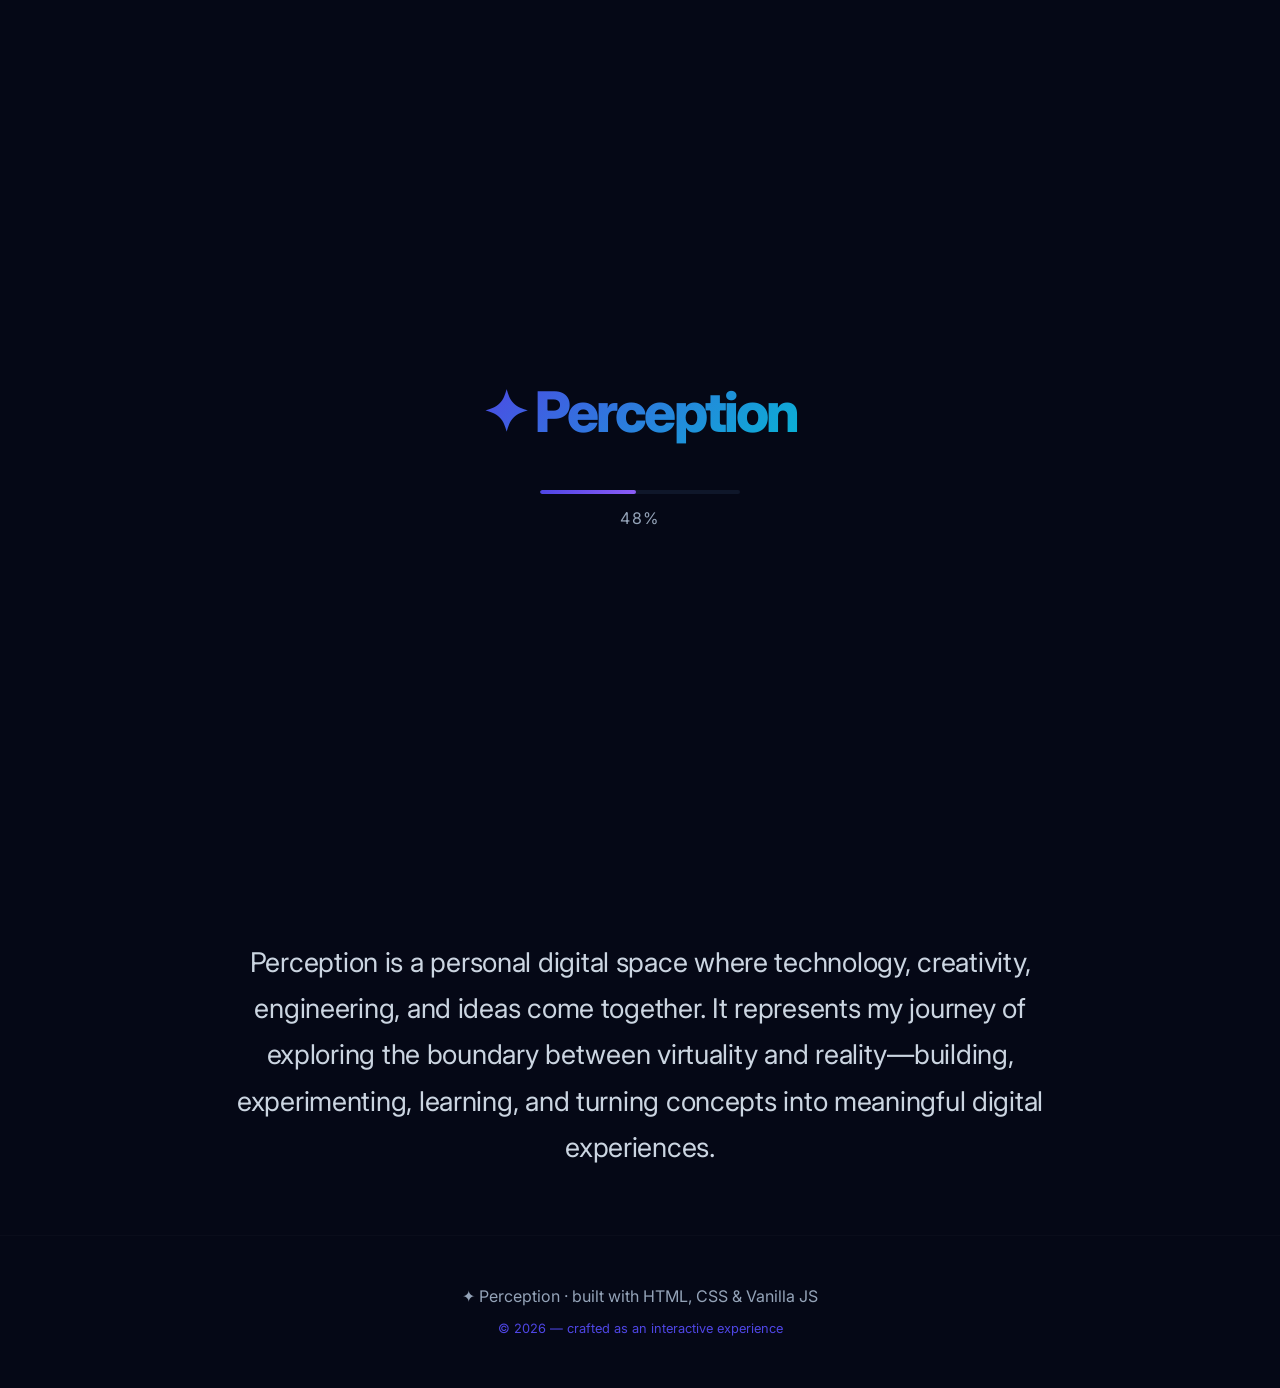
<file: index.html>
<!DOCTYPE html>
<html lang="en">
<head>
  <meta charset="UTF-8" />
  <meta name="viewport" content="width=device-width, initial-scale=1.0, viewport-fit=cover" />
  <title>Home · Perception</title>
  <meta name="description" content="Perception — a developer portfolio blending code, design, and AI." />
  <link rel="preconnect" href="https://fonts.googleapis.com" />
  <link rel="preconnect" href="https://fonts.gstatic.com" crossorigin />
  <link href="https://fonts.googleapis.com/css2?family=Inter:opsz,wght@14..32,300;14..32,400;14..32,600;14..32,700;14..32,800&display=swap" rel="stylesheet" />
  <link rel="stylesheet" href="assets/style.css" />
</head>
<body>
  <div id="loader" role="status" aria-label="Loading">
    <div class="loader-logo">✦ Perception</div>
    <div class="loader-progress"><div class="loader-bar" id="loaderBar"></div></div>
    <div class="loader-percent" id="loaderPercent">0%</div>
  </div>

  <nav id="navbar" role="navigation" aria-label="Main navigation">
    <a href="index.html" class="nav-logo">✦ Perception</a>
    <ul class="nav-links" id="navLinks">
      <li><a href="about.html">About</a></li>
      <li><a href="journey.html">Journey</a></li>
      <li><a href="skills.html">Skills</a></li>
      <li><a href="projects.html">Projects</a></li>
      <li><a href="innovation.html">Innovation</a></li>
      <li><a href="dreams.html">Future Dreams</a></li>
      <li><a href="stats.html">Stats</a></li>
      <li><a href="contact.html">Contact</a></li>
    </ul>
    <div class="hamburger" id="hamburger" aria-label="Toggle menu" role="button" tabindex="0">
      <span></span><span></span><span></span>
    </div>
  </nav>

  <section class="hero" id="hero">
    <div class="aurora"></div>
    <div class="aurora aurora-2"></div>
    <canvas id="particles-canvas"></canvas>
    <div class="hero-content">
      <h1>Perception <span class="gradient-text">·</span></h1>
      <div class="sub typing-cursor" id="typingText"></div>
      <div class="cta-group">
        <a href="projects.html" class="btn btn-primary">Explore work</a>
        <a href="contact.html" class="btn btn-outline">Let's talk</a>
      </div>
    </div>
    <!-- Scroll indicator removed as requested -->
  </section>

  <!-- Description section with larger text -->
  <section class="hero-description container">
    <div class="reveal description-content">
      <p class="description-text">
        Perception is a personal digital space where technology, creativity, engineering, and ideas come together. It represents my journey of exploring the boundary between virtuality and reality—building, experimenting, learning, and turning concepts into meaningful digital experiences.
      </p>
    </div>
  </section>

  <footer>
    <div>✦ Perception · built with HTML, CSS &amp; Vanilla JS</div>
    <div style="margin-top:0.6rem; font-size:0.8rem; color:#4F46E5;">© 2026 — crafted as an interactive experience</div>
  </footer>

  <div class="noise"></div>
  <script src="assets/script.js"></script>
</body>
</html>
</file>
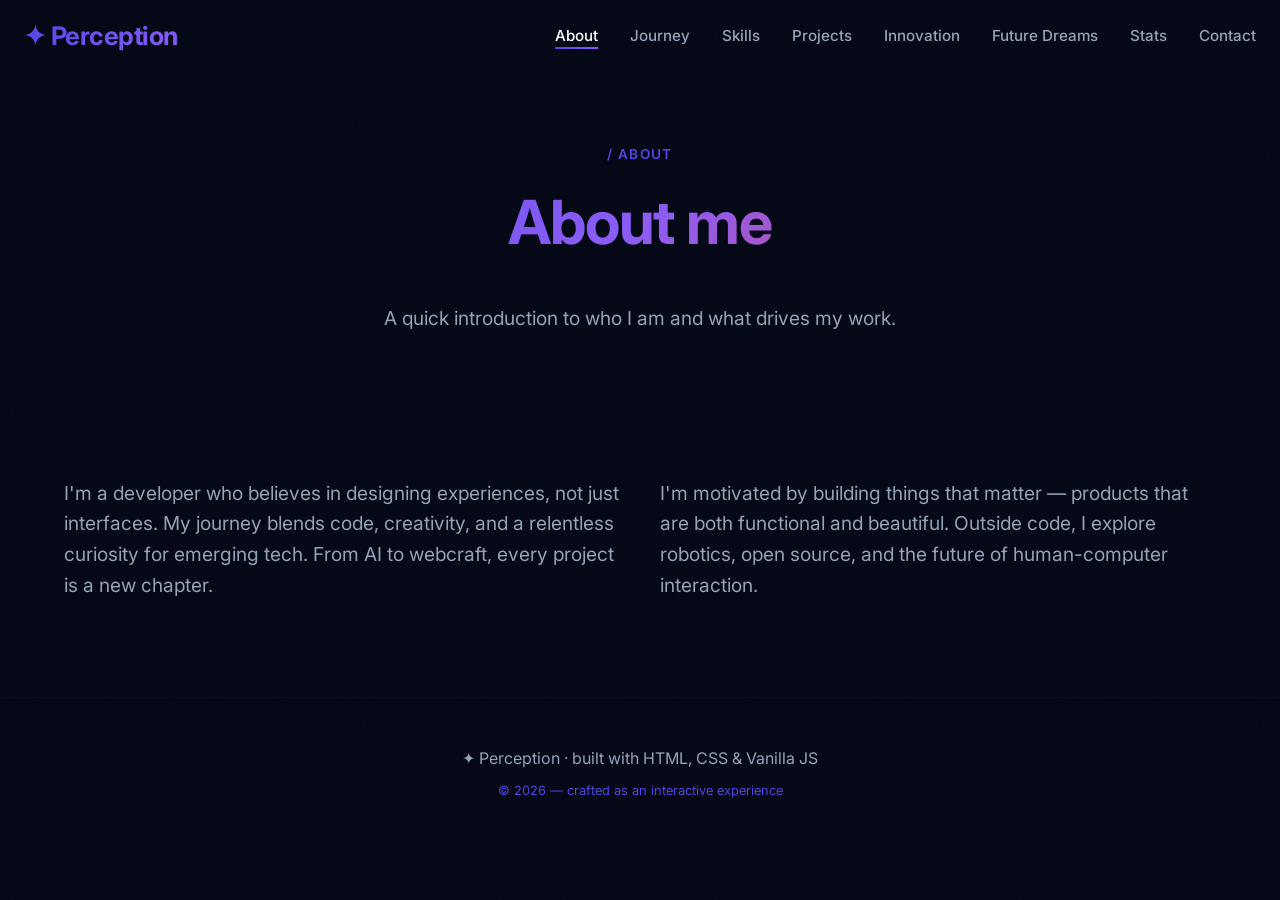
<file: about.html>
<!DOCTYPE html>
<html lang="en">
<head>
  <meta charset="UTF-8">
  <meta name="viewport" content="width=device-width, initial-scale=1.0, viewport-fit=cover">
  <title>About · Perception</title>
  <meta name="description" content="About the developer behind Perception.">
  <link rel="preconnect" href="https://fonts.googleapis.com">
  <link rel="preconnect" href="https://fonts.gstatic.com" crossorigin>
  <link href="https://fonts.googleapis.com/css2?family=Inter:opsz,wght@14..32,300;14..32,400;14..32,600;14..32,700;14..32,800&display=swap" rel="stylesheet">
  <link rel="stylesheet" href="assets/style.css">
</head>
<body>

  <nav id="navbar" role="navigation" aria-label="Main navigation">
    <a href="index.html" class="nav-logo">✦ Perception</a>
    <ul class="nav-links" id="navLinks">
      <li><a href="about.html" class="active">About</a></li>
      <li><a href="journey.html">Journey</a></li>
      <li><a href="skills.html">Skills</a></li>
      <li><a href="projects.html">Projects</a></li>
      <li><a href="innovation.html">Innovation</a></li>
      <li><a href="dreams.html">Future Dreams</a></li>
      <li><a href="stats.html">Stats</a></li>
      <li><a href="contact.html">Contact</a></li>
    </ul>
    <div class="hamburger" id="hamburger" aria-label="Toggle menu" role="button" tabindex="0">
      <span></span><span></span><span></span>
    </div>
  </nav>
  <section class="page-hero container">
    <div class="reveal">
      <div class="eyebrow">/ About</div>
      <h1 class="section-title gradient-text" style="margin-top:0.5rem;">About me</h1>
      <p class="section-sub" style="margin:0 auto;">A quick introduction to who I am and what drives my work.</p>
    </div>
  </section>

  <section class="section-padding container">
    <div class="about-grid">
      <div class="reveal"><p class="section-sub">I'm a developer who believes in designing experiences, not just interfaces. My journey blends code, creativity, and a relentless curiosity for emerging tech. From AI to webcraft, every project is a new chapter.</p></div>
      <div class="reveal"><p class="section-sub">I'm motivated by building things that matter — products that are both functional and beautiful. Outside code, I explore robotics, open source, and the future of human-computer interaction.</p></div>
    </div>
  </section>

  <footer>
    <div>✦ Perception · built with HTML, CSS &amp; Vanilla JS</div>
    <div style="margin-top:0.6rem; font-size:0.8rem; color:#4F46E5;">© 2026 — crafted as an interactive experience</div>
  </footer>

  <div class="noise"></div>
  <script src="assets/script.js"></script>
</body>
</html>
</file>
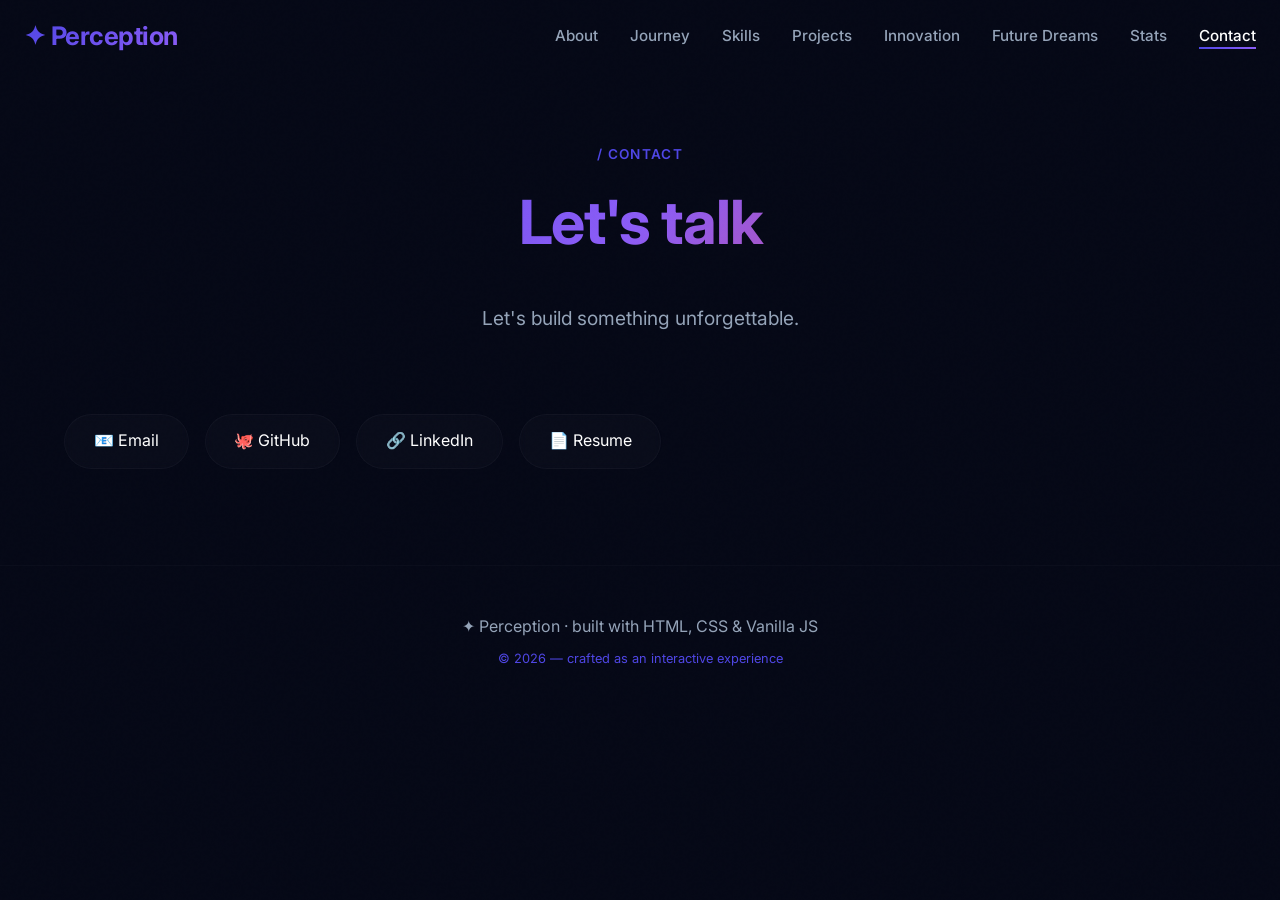
<file: contact.html>
<!DOCTYPE html>
<html lang="en">
<head>
  <meta charset="UTF-8">
  <meta name="viewport" content="width=device-width, initial-scale=1.0, viewport-fit=cover">
  <title>Contact · Perception</title>
  <meta name="description" content="Get in touch — email, GitHub, LinkedIn, and resume.">
  <link rel="preconnect" href="https://fonts.googleapis.com">
  <link rel="preconnect" href="https://fonts.gstatic.com" crossorigin>
  <link href="https://fonts.googleapis.com/css2?family=Inter:opsz,wght@14..32,300;14..32,400;14..32,600;14..32,700;14..32,800&display=swap" rel="stylesheet">
  <link rel="stylesheet" href="assets/style.css">
</head>
<body>

  <nav id="navbar" role="navigation" aria-label="Main navigation">
    <a href="index.html" class="nav-logo">✦ Perception</a>
    <ul class="nav-links" id="navLinks">
      <li><a href="about.html">About</a></li>
      <li><a href="journey.html">Journey</a></li>
      <li><a href="skills.html">Skills</a></li>
      <li><a href="projects.html">Projects</a></li>
      <li><a href="innovation.html">Innovation</a></li>
      <li><a href="dreams.html">Future Dreams</a></li>
      <li><a href="stats.html">Stats</a></li>
      <li><a href="contact.html" class="active">Contact</a></li>
    </ul>
    <div class="hamburger" id="hamburger" aria-label="Toggle menu" role="button" tabindex="0">
      <span></span><span></span><span></span>
    </div>
  </nav>
  <section class="page-hero container">
    <div class="reveal">
      <div class="eyebrow">/ Contact</div>
      <h1 class="section-title gradient-text" style="margin-top:0.5rem;">Let's talk</h1>
      <p class="section-sub" style="margin:0 auto;">Let's build something unforgettable.</p>
    </div>
  </section>

  <section class="section-padding container" style="padding-top:0;">
    <div class="contact-links">
      <a href="#">📧 Email</a>
      <a href="#">🐙 GitHub</a>
      <a href="#">🔗 LinkedIn</a>
      <a href="#">📄 Resume</a>
    </div>
  </section>

  <footer>
    <div>✦ Perception · built with HTML, CSS &amp; Vanilla JS</div>
    <div style="margin-top:0.6rem; font-size:0.8rem; color:#4F46E5;">© 2026 — crafted as an interactive experience</div>
  </footer>

  <div class="noise"></div>
  <script src="assets/script.js"></script>
</body>
</html>
</file>
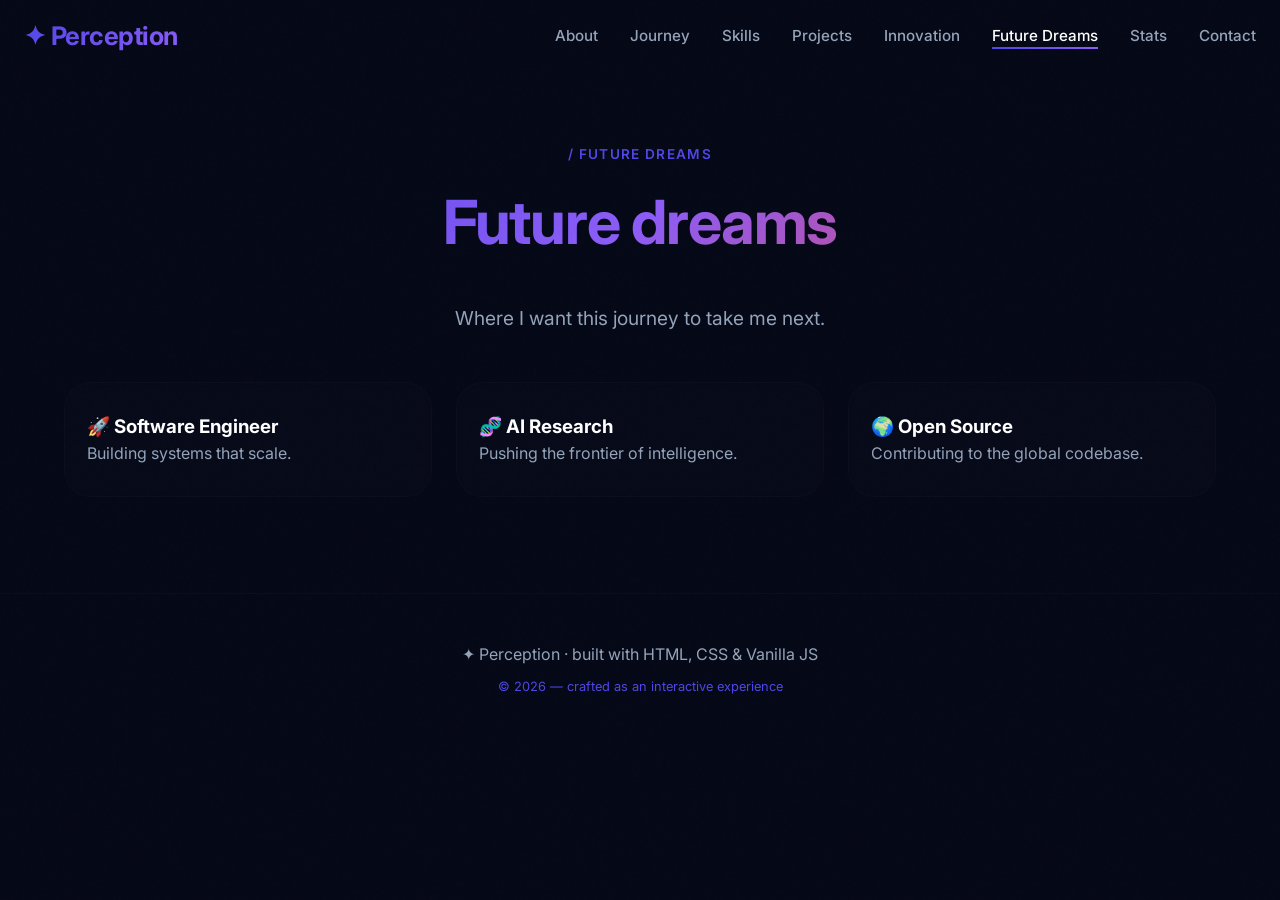
<file: dreams.html>
<!DOCTYPE html>
<html lang="en">
<head>
  <meta charset="UTF-8">
  <meta name="viewport" content="width=device-width, initial-scale=1.0, viewport-fit=cover">
  <title>Future Dreams · Perception</title>
  <meta name="description" content="Where I want to take my career next.">
  <link rel="preconnect" href="https://fonts.googleapis.com">
  <link rel="preconnect" href="https://fonts.gstatic.com" crossorigin>
  <link href="https://fonts.googleapis.com/css2?family=Inter:opsz,wght@14..32,300;14..32,400;14..32,600;14..32,700;14..32,800&display=swap" rel="stylesheet">
  <link rel="stylesheet" href="assets/style.css">
</head>
<body>

  <nav id="navbar" role="navigation" aria-label="Main navigation">
    <a href="index.html" class="nav-logo">✦ Perception</a>
    <ul class="nav-links" id="navLinks">
      <li><a href="about.html">About</a></li>
      <li><a href="journey.html">Journey</a></li>
      <li><a href="skills.html">Skills</a></li>
      <li><a href="projects.html">Projects</a></li>
      <li><a href="innovation.html">Innovation</a></li>
      <li><a href="dreams.html" class="active">Future Dreams</a></li>
      <li><a href="stats.html">Stats</a></li>
      <li><a href="contact.html">Contact</a></li>
    </ul>
    <div class="hamburger" id="hamburger" aria-label="Toggle menu" role="button" tabindex="0">
      <span></span><span></span><span></span>
    </div>
  </nav>
  <section class="page-hero container">
    <div class="reveal">
      <div class="eyebrow">/ Future Dreams</div>
      <h1 class="section-title gradient-text" style="margin-top:0.5rem;">Future dreams</h1>
      <p class="section-sub" style="margin:0 auto;">Where I want this journey to take me next.</p>
    </div>
  </section>

  <section class="section-padding container" style="padding-top:0;">
    <div class="dream-grid">
      <div class="dream-card"><h3>🚀 Software Engineer</h3><p style="color:#94A3B8;">Building systems that scale.</p></div>
      <div class="dream-card"><h3>🧬 AI Research</h3><p style="color:#94A3B8;">Pushing the frontier of intelligence.</p></div>
      <div class="dream-card"><h3>🌍 Open Source</h3><p style="color:#94A3B8;">Contributing to the global codebase.</p></div>
    </div>
  </section>

  <footer>
    <div>✦ Perception · built with HTML, CSS &amp; Vanilla JS</div>
    <div style="margin-top:0.6rem; font-size:0.8rem; color:#4F46E5;">© 2026 — crafted as an interactive experience</div>
  </footer>

  <div class="noise"></div>
  <script src="assets/script.js"></script>
</body>
</html>
</file>
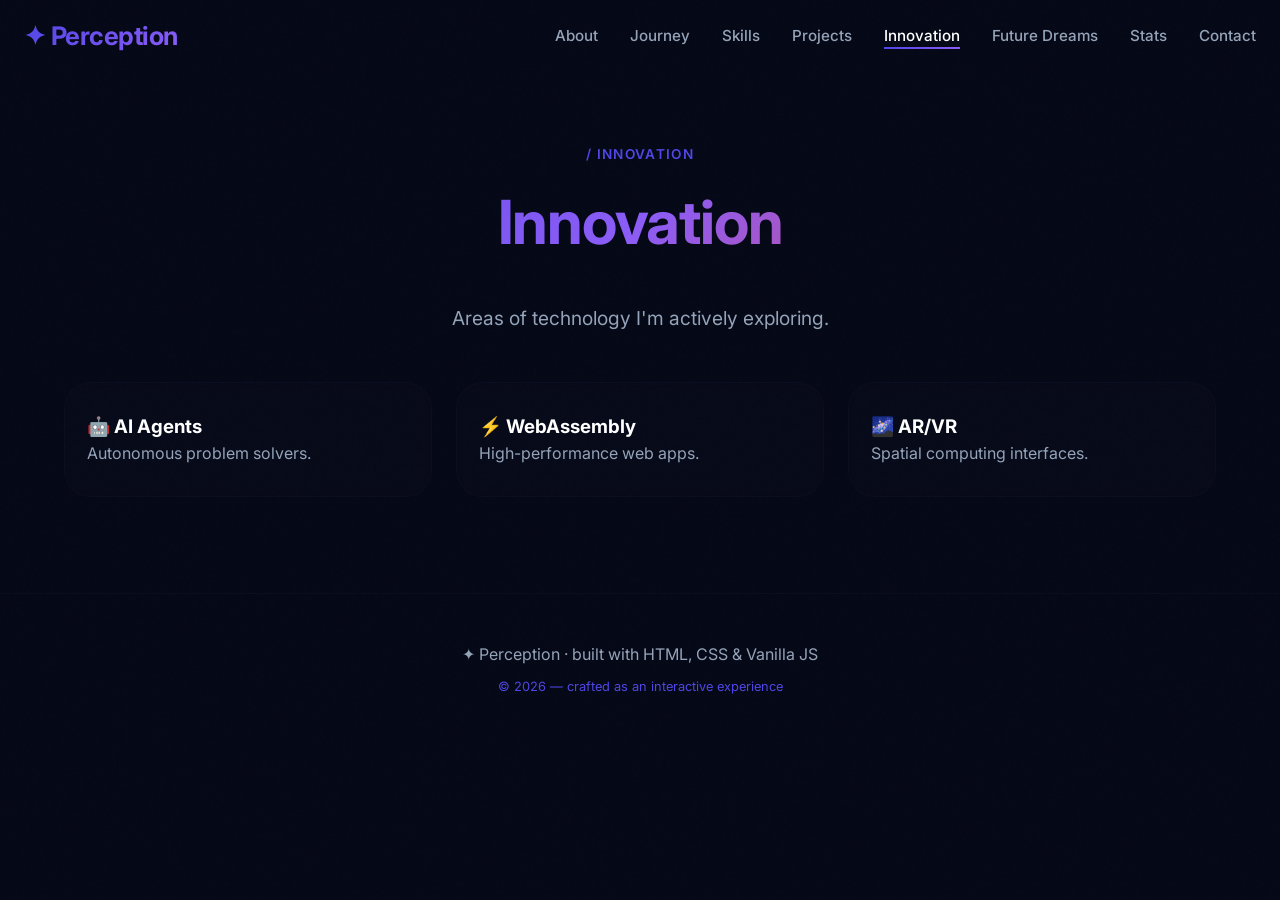
<file: innovation.html>
<!DOCTYPE html>
<html lang="en">
<head>
  <meta charset="UTF-8">
  <meta name="viewport" content="width=device-width, initial-scale=1.0, viewport-fit=cover">
  <title>Innovation · Perception</title>
  <meta name="description" content="Emerging technologies I'm exploring: AI agents, WebAssembly, AR/VR.">
  <link rel="preconnect" href="https://fonts.googleapis.com">
  <link rel="preconnect" href="https://fonts.gstatic.com" crossorigin>
  <link href="https://fonts.googleapis.com/css2?family=Inter:opsz,wght@14..32,300;14..32,400;14..32,600;14..32,700;14..32,800&display=swap" rel="stylesheet">
  <link rel="stylesheet" href="assets/style.css">
</head>
<body>

  <nav id="navbar" role="navigation" aria-label="Main navigation">
    <a href="index.html" class="nav-logo">✦ Perception</a>
    <ul class="nav-links" id="navLinks">
      <li><a href="about.html">About</a></li>
      <li><a href="journey.html">Journey</a></li>
      <li><a href="skills.html">Skills</a></li>
      <li><a href="projects.html">Projects</a></li>
      <li><a href="innovation.html" class="active">Innovation</a></li>
      <li><a href="dreams.html">Future Dreams</a></li>
      <li><a href="stats.html">Stats</a></li>
      <li><a href="contact.html">Contact</a></li>
    </ul>
    <div class="hamburger" id="hamburger" aria-label="Toggle menu" role="button" tabindex="0">
      <span></span><span></span><span></span>
    </div>
  </nav>
  <section class="page-hero container">
    <div class="reveal">
      <div class="eyebrow">/ Innovation</div>
      <h1 class="section-title gradient-text" style="margin-top:0.5rem;">Innovation</h1>
      <p class="section-sub" style="margin:0 auto;">Areas of technology I'm actively exploring.</p>
    </div>
  </section>

  <section class="section-padding container" style="padding-top:0;">
    <div class="dream-grid">
      <div class="dream-card"><h3>🤖 AI Agents</h3><p style="color:#94A3B8;">Autonomous problem solvers.</p></div>
      <div class="dream-card"><h3>⚡ WebAssembly</h3><p style="color:#94A3B8;">High-performance web apps.</p></div>
      <div class="dream-card"><h3>🌌 AR/VR</h3><p style="color:#94A3B8;">Spatial computing interfaces.</p></div>
    </div>
  </section>

  <footer>
    <div>✦ Perception · built with HTML, CSS &amp; Vanilla JS</div>
    <div style="margin-top:0.6rem; font-size:0.8rem; color:#4F46E5;">© 2026 — crafted as an interactive experience</div>
  </footer>

  <div class="noise"></div>
  <script src="assets/script.js"></script>
</body>
</html>
</file>
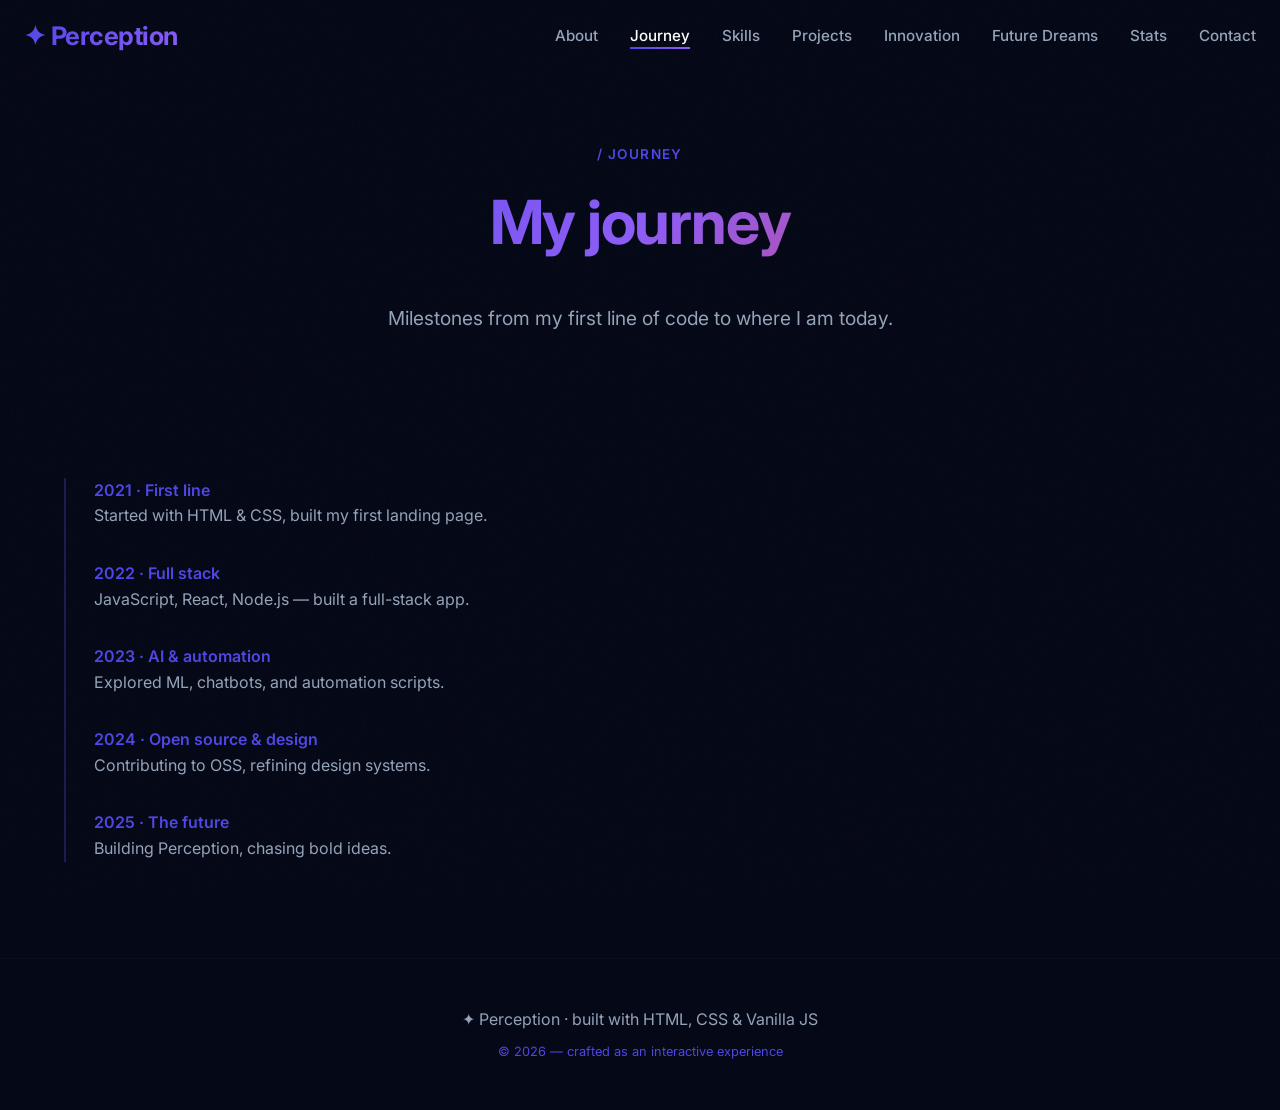
<file: journey.html>
<!DOCTYPE html>
<html lang="en">
<head>
  <meta charset="UTF-8">
  <meta name="viewport" content="width=device-width, initial-scale=1.0, viewport-fit=cover">
  <title>Journey · Perception</title>
  <meta name="description" content="A timeline of my development journey from 2021 to today.">
  <link rel="preconnect" href="https://fonts.googleapis.com">
  <link rel="preconnect" href="https://fonts.gstatic.com" crossorigin>
  <link href="https://fonts.googleapis.com/css2?family=Inter:opsz,wght@14..32,300;14..32,400;14..32,600;14..32,700;14..32,800&display=swap" rel="stylesheet">
  <link rel="stylesheet" href="assets/style.css">
</head>
<body>

  <nav id="navbar" role="navigation" aria-label="Main navigation">
    <a href="index.html" class="nav-logo">✦ Perception</a>
    <ul class="nav-links" id="navLinks">
      <li><a href="about.html">About</a></li>
      <li><a href="journey.html" class="active">Journey</a></li>
      <li><a href="skills.html">Skills</a></li>
      <li><a href="projects.html">Projects</a></li>
      <li><a href="innovation.html">Innovation</a></li>
      <li><a href="dreams.html">Future Dreams</a></li>
      <li><a href="stats.html">Stats</a></li>
      <li><a href="contact.html">Contact</a></li>
    </ul>
    <div class="hamburger" id="hamburger" aria-label="Toggle menu" role="button" tabindex="0">
      <span></span><span></span><span></span>
    </div>
  </nav>
  <section class="page-hero container">
    <div class="reveal">
      <div class="eyebrow">/ Journey</div>
      <h1 class="section-title gradient-text" style="margin-top:0.5rem;">My journey</h1>
      <p class="section-sub" style="margin:0 auto;">Milestones from my first line of code to where I am today.</p>
    </div>
  </section>

  <section class="section-padding container">
    <div class="timeline">
      <div class="timeline-item visible"><h4>2021 · First line</h4><p>Started with HTML &amp; CSS, built my first landing page.</p></div>
      <div class="timeline-item"><h4>2022 · Full stack</h4><p>JavaScript, React, Node.js — built a full-stack app.</p></div>
      <div class="timeline-item"><h4>2023 · AI &amp; automation</h4><p>Explored ML, chatbots, and automation scripts.</p></div>
      <div class="timeline-item"><h4>2024 · Open source &amp; design</h4><p>Contributing to OSS, refining design systems.</p></div>
      <div class="timeline-item"><h4>2025 · The future</h4><p>Building Perception, chasing bold ideas.</p></div>
    </div>
  </section>

  <footer>
    <div>✦ Perception · built with HTML, CSS &amp; Vanilla JS</div>
    <div style="margin-top:0.6rem; font-size:0.8rem; color:#4F46E5;">© 2026 — crafted as an interactive experience</div>
  </footer>

  <div class="noise"></div>
  <script src="assets/script.js"></script>
</body>
</html>
</file>
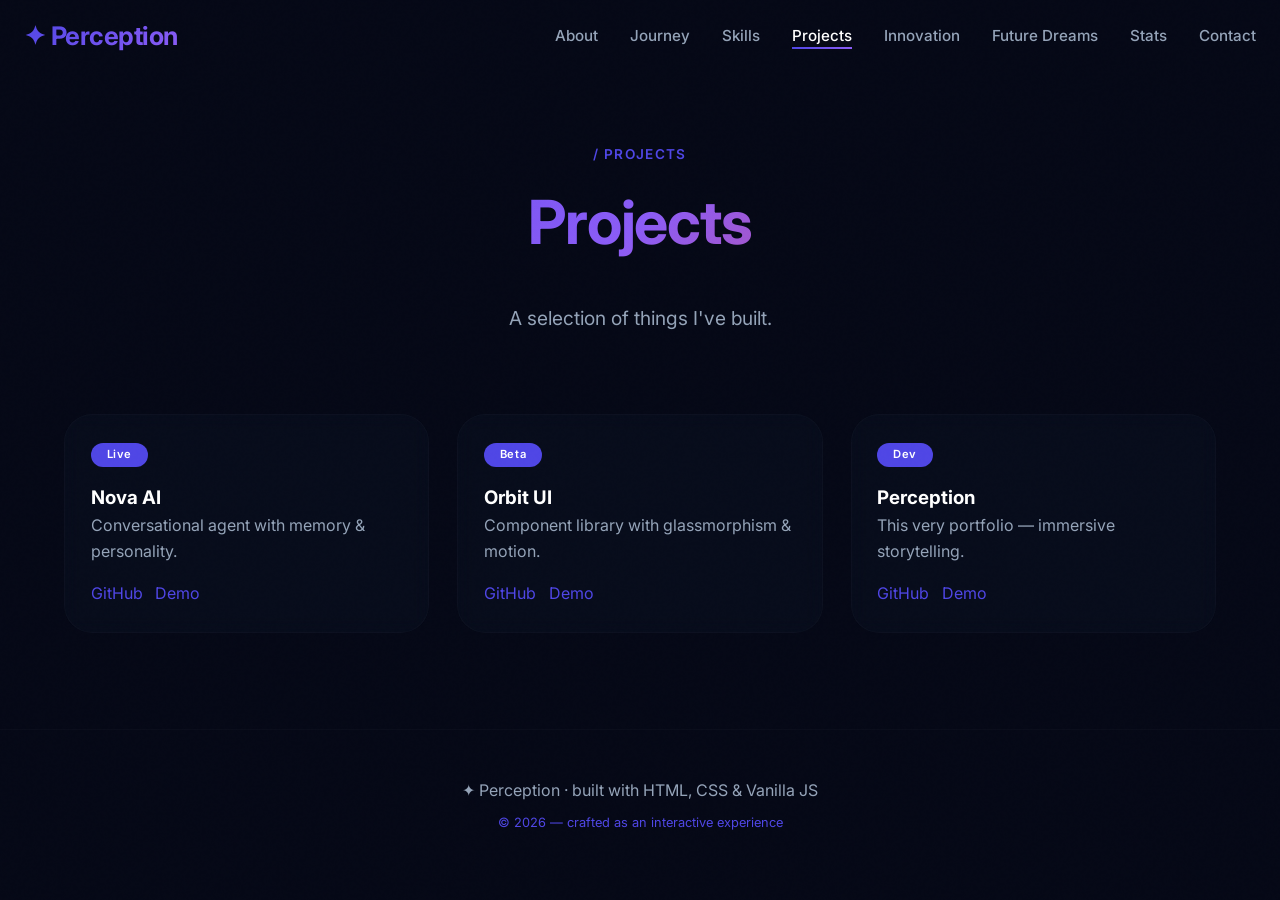
<file: projects.html>
<!DOCTYPE html>
<html lang="en">
<head>
  <meta charset="UTF-8">
  <meta name="viewport" content="width=device-width, initial-scale=1.0, viewport-fit=cover">
  <title>Projects · Perception</title>
  <meta name="description" content="Selected projects including Nova AI, Orbit UI, and Perception.">
  <link rel="preconnect" href="https://fonts.googleapis.com">
  <link rel="preconnect" href="https://fonts.gstatic.com" crossorigin>
  <link href="https://fonts.googleapis.com/css2?family=Inter:opsz,wght@14..32,300;14..32,400;14..32,600;14..32,700;14..32,800&display=swap" rel="stylesheet">
  <link rel="stylesheet" href="assets/style.css">
</head>
<body>

  <nav id="navbar" role="navigation" aria-label="Main navigation">
    <a href="index.html" class="nav-logo">✦ Perception</a>
    <ul class="nav-links" id="navLinks">
      <li><a href="about.html">About</a></li>
      <li><a href="journey.html">Journey</a></li>
      <li><a href="skills.html">Skills</a></li>
      <li><a href="projects.html" class="active">Projects</a></li>
      <li><a href="innovation.html">Innovation</a></li>
      <li><a href="dreams.html">Future Dreams</a></li>
      <li><a href="stats.html">Stats</a></li>
      <li><a href="contact.html">Contact</a></li>
    </ul>
    <div class="hamburger" id="hamburger" aria-label="Toggle menu" role="button" tabindex="0">
      <span></span><span></span><span></span>
    </div>
  </nav>
  <section class="page-hero container">
    <div class="reveal">
      <div class="eyebrow">/ Projects</div>
      <h1 class="section-title gradient-text" style="margin-top:0.5rem;">Projects</h1>
      <p class="section-sub" style="margin:0 auto;">A selection of things I've built.</p>
    </div>
  </section>

  <section class="section-padding container" style="padding-top:0;">
    <div class="bento">
      <div class="project-card"><span class="badge">Live</span><h3>Nova AI</h3><p style="color:#94A3B8;">Conversational agent with memory &amp; personality.</p><div class="project-links"><a href="#">GitHub</a><a href="#">Demo</a></div></div>
      <div class="project-card"><span class="badge">Beta</span><h3>Orbit UI</h3><p style="color:#94A3B8;">Component library with glassmorphism &amp; motion.</p><div class="project-links"><a href="#">GitHub</a><a href="#">Demo</a></div></div>
      <div class="project-card"><span class="badge">Dev</span><h3>Perception</h3><p style="color:#94A3B8;">This very portfolio — immersive storytelling.</p><div class="project-links"><a href="#">GitHub</a><a href="#">Demo</a></div></div>
    </div>
  </section>

  <footer>
    <div>✦ Perception · built with HTML, CSS &amp; Vanilla JS</div>
    <div style="margin-top:0.6rem; font-size:0.8rem; color:#4F46E5;">© 2026 — crafted as an interactive experience</div>
  </footer>

  <div class="noise"></div>
  <script src="assets/script.js"></script>
</body>
</html>
</file>
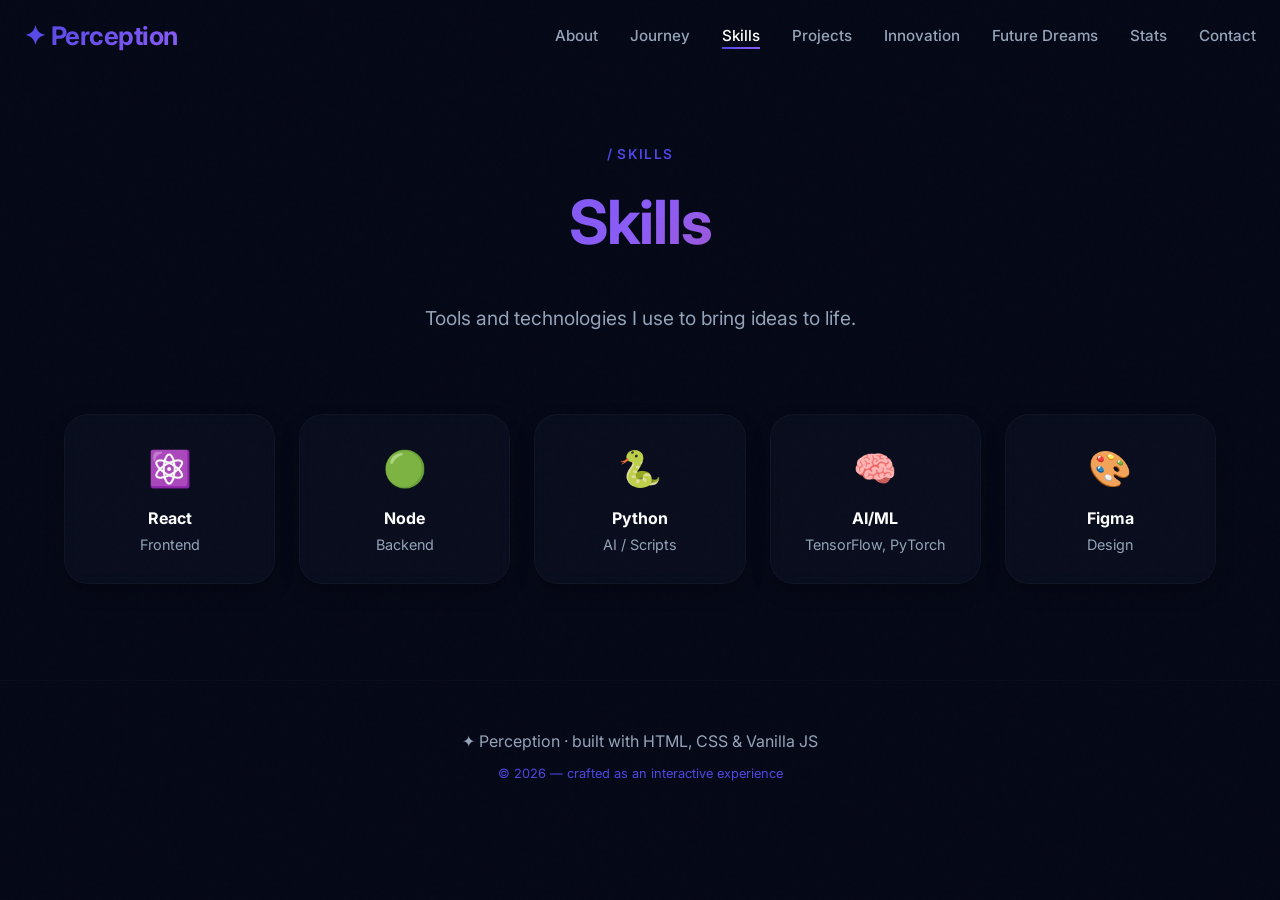
<file: skills.html>
<!DOCTYPE html>
<html lang="en">
<head>
  <meta charset="UTF-8">
  <meta name="viewport" content="width=device-width, initial-scale=1.0, viewport-fit=cover">
  <title>Skills · Perception</title>
  <meta name="description" content="Technologies and tools I work with.">
  <link rel="preconnect" href="https://fonts.googleapis.com">
  <link rel="preconnect" href="https://fonts.gstatic.com" crossorigin>
  <link href="https://fonts.googleapis.com/css2?family=Inter:opsz,wght@14..32,300;14..32,400;14..32,600;14..32,700;14..32,800&display=swap" rel="stylesheet">
  <link rel="stylesheet" href="assets/style.css">
</head>
<body>

  <nav id="navbar" role="navigation" aria-label="Main navigation">
    <a href="index.html" class="nav-logo">✦ Perception</a>
    <ul class="nav-links" id="navLinks">
      <li><a href="about.html">About</a></li>
      <li><a href="journey.html">Journey</a></li>
      <li><a href="skills.html" class="active">Skills</a></li>
      <li><a href="projects.html">Projects</a></li>
      <li><a href="innovation.html">Innovation</a></li>
      <li><a href="dreams.html">Future Dreams</a></li>
      <li><a href="stats.html">Stats</a></li>
      <li><a href="contact.html">Contact</a></li>
    </ul>
    <div class="hamburger" id="hamburger" aria-label="Toggle menu" role="button" tabindex="0">
      <span></span><span></span><span></span>
    </div>
  </nav>
  <section class="page-hero container">
    <div class="reveal">
      <div class="eyebrow">/ Skills</div>
      <h1 class="section-title gradient-text" style="margin-top:0.5rem;">Skills</h1>
      <p class="section-sub" style="margin:0 auto;">Tools and technologies I use to bring ideas to life.</p>
    </div>
  </section>

  <section class="section-padding container" style="padding-top:0;">
    <div class="skills-grid">
      <div class="skill-card"><div class="icon">⚛️</div><h4>React</h4><span style="color:#94A3B8; font-size:0.9rem;">Frontend</span></div>
      <div class="skill-card"><div class="icon">🟢</div><h4>Node</h4><span style="color:#94A3B8; font-size:0.9rem;">Backend</span></div>
      <div class="skill-card"><div class="icon">🐍</div><h4>Python</h4><span style="color:#94A3B8; font-size:0.9rem;">AI / Scripts</span></div>
      <div class="skill-card"><div class="icon">🧠</div><h4>AI/ML</h4><span style="color:#94A3B8; font-size:0.9rem;">TensorFlow, PyTorch</span></div>
      <div class="skill-card"><div class="icon">🎨</div><h4>Figma</h4><span style="color:#94A3B8; font-size:0.9rem;">Design</span></div>
    </div>
  </section>

  <footer>
    <div>✦ Perception · built with HTML, CSS &amp; Vanilla JS</div>
    <div style="margin-top:0.6rem; font-size:0.8rem; color:#4F46E5;">© 2026 — crafted as an interactive experience</div>
  </footer>

  <div class="noise"></div>
  <script src="assets/script.js"></script>
</body>
</html>
</file>
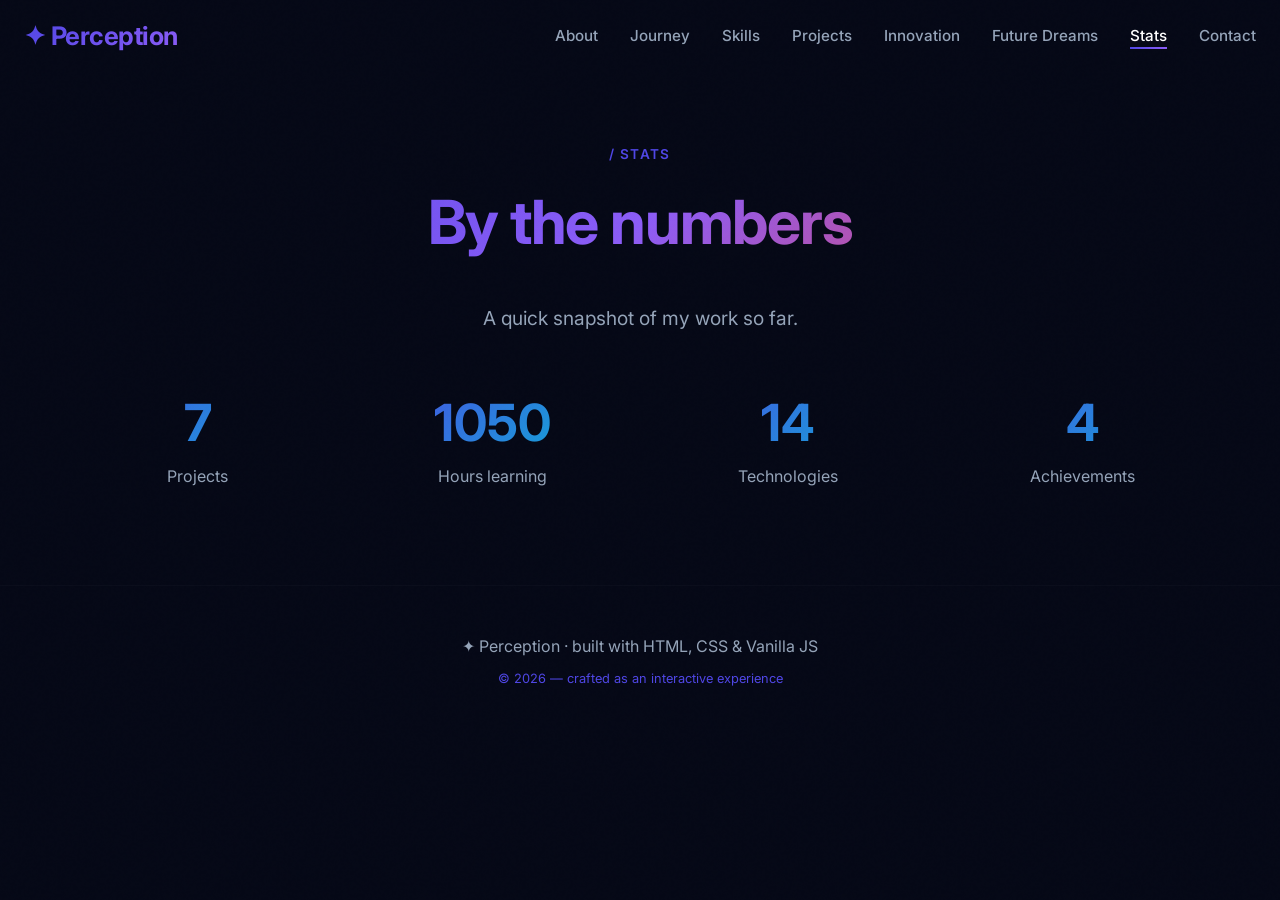
<file: stats.html>
<!DOCTYPE html>
<html lang="en">
<head>
  <meta charset="UTF-8">
  <meta name="viewport" content="width=device-width, initial-scale=1.0, viewport-fit=cover">
  <title>Stats · Perception</title>
  <meta name="description" content="Key numbers from my development journey.">
  <link rel="preconnect" href="https://fonts.googleapis.com">
  <link rel="preconnect" href="https://fonts.gstatic.com" crossorigin>
  <link href="https://fonts.googleapis.com/css2?family=Inter:opsz,wght@14..32,300;14..32,400;14..32,600;14..32,700;14..32,800&display=swap" rel="stylesheet">
  <link rel="stylesheet" href="assets/style.css">
</head>
<body>

  <nav id="navbar" role="navigation" aria-label="Main navigation">
    <a href="index.html" class="nav-logo">✦ Perception</a>
    <ul class="nav-links" id="navLinks">
      <li><a href="about.html">About</a></li>
      <li><a href="journey.html">Journey</a></li>
      <li><a href="skills.html">Skills</a></li>
      <li><a href="projects.html">Projects</a></li>
      <li><a href="innovation.html">Innovation</a></li>
      <li><a href="dreams.html">Future Dreams</a></li>
      <li><a href="stats.html" class="active">Stats</a></li>
      <li><a href="contact.html">Contact</a></li>
    </ul>
    <div class="hamburger" id="hamburger" aria-label="Toggle menu" role="button" tabindex="0">
      <span></span><span></span><span></span>
    </div>
  </nav>
  <section class="page-hero container">
    <div class="reveal">
      <div class="eyebrow">/ Stats</div>
      <h1 class="section-title gradient-text" style="margin-top:0.5rem;">By the numbers</h1>
      <p class="section-sub" style="margin:0 auto;">A quick snapshot of my work so far.</p>
    </div>
  </section>

  <section class="section-padding container" style="padding-top:0;">
    <div class="stats-grid">
      <div><div class="stat-number" data-count="12">0</div><p style="color:#94A3B8;">Projects</p></div>
      <div><div class="stat-number" data-count="1800">0</div><p style="color:#94A3B8;">Hours learning</p></div>
      <div><div class="stat-number" data-count="24">0</div><p style="color:#94A3B8;">Technologies</p></div>
      <div><div class="stat-number" data-count="8">0</div><p style="color:#94A3B8;">Achievements</p></div>
    </div>
  </section>

  <footer>
    <div>✦ Perception · built with HTML, CSS &amp; Vanilla JS</div>
    <div style="margin-top:0.6rem; font-size:0.8rem; color:#4F46E5;">© 2026 — crafted as an interactive experience</div>
  </footer>

  <div class="noise"></div>
  <script src="assets/script.js"></script>
</body>
</html>
</file>
<file: assets/style.css>
/* ============================================================
   Perception — shared stylesheet (updated)
   ============================================================ */
* {
  margin: 0;
  padding: 0;
  box-sizing: border-box;
}
html { scroll-behavior: smooth; }
body {
  background-color: #050816;
  color: #FFFFFF;
  font-family: 'Inter', sans-serif;
  line-height: 1.6;
  overflow-x: hidden;
}
img { max-width: 100%; display: block; }
::-webkit-scrollbar { width: 8px; }
::-webkit-scrollbar-track { background: #0F172A; }
::-webkit-scrollbar-thumb { background: #4F46E5; border-radius: 12px; }

a:focus-visible,
button:focus-visible,
.hamburger:focus-visible {
  outline: 2px solid #8B5CF6;
  outline-offset: 3px;
  border-radius: 6px;
}

/* glassmorphism & utilities */
.glass {
  background: rgba(15, 23, 42, 0.4);
  backdrop-filter: blur(12px);
  -webkit-backdrop-filter: blur(12px);
  border: 1px solid rgba(255,255,255,0.05);
}
.gradient-text {
  background: linear-gradient(135deg, #4F46E5, #8B5CF6, #EF4444);
  -webkit-background-clip: text;
  -webkit-text-fill-color: transparent;
  background-clip: text;
}
.section-padding { padding: 6rem 1.5rem; }
.container { max-width: 1200px; margin: 0 auto; }

/* loading screen */
#loader {
  position: fixed;
  inset: 0;
  z-index: 9999;
  background: #050816;
  display: flex;
  flex-direction: column;
  align-items: center;
  justify-content: center;
  transition: opacity 0.8s ease, backdrop-filter 0.8s;
}
#loader.hide {
  opacity: 0;
  pointer-events: none;
  backdrop-filter: blur(20px);
}
.loader-logo {
  font-size: clamp(2.2rem, 8vw, 3.5rem);
  font-weight: 800;
  letter-spacing: -0.05em;
  background: linear-gradient(135deg, #4F46E5, #06B6D4);
  -webkit-background-clip: text;
  -webkit-text-fill-color: transparent;
  animation: pulse-logo 1.2s ease-in-out infinite alternate;
}
@keyframes pulse-logo { 0% { transform: scale(1); opacity: 0.7; } 100% { transform: scale(1.08); opacity: 1; } }
.loader-progress {
  margin-top: 2rem;
  width: min(200px, 60vw);
  height: 4px;
  background: #0F172A;
  border-radius: 20px;
  overflow: hidden;
}
.loader-bar {
  width: 0%;
  height: 100%;
  background: linear-gradient(90deg, #4F46E5, #8B5CF6);
  border-radius: 20px;
  transition: width 0.3s ease;
}
.loader-percent {
  margin-top: 0.8rem;
  font-size: 1rem;
  letter-spacing: 0.1em;
  color: #94A3B8;
}

/* navigation */
nav {
  position: fixed;
  top: 0;
  left: 0;
  width: 100%;
  padding: 1rem 1.5rem;
  z-index: 100;
  display: flex;
  justify-content: space-between;
  align-items: center;
  transition: background 0.3s, backdrop-filter 0.3s, box-shadow 0.3s;
  background: transparent;
}
nav.scrolled {
  background: rgba(5, 8, 22, 0.7);
  backdrop-filter: blur(16px);
  -webkit-backdrop-filter: blur(16px);
  border-bottom: 1px solid rgba(255,255,255,0.03);
}
.nav-logo {
  font-size: 1.6rem;
  font-weight: 700;
  letter-spacing: -0.02em;
  background: linear-gradient(135deg, #4F46E5, #8B5CF6);
  -webkit-background-clip: text;
  -webkit-text-fill-color: transparent;
  text-decoration: none;
}
.nav-links {
  display: flex;
  gap: 2rem;
  list-style: none;
  font-weight: 500;
  font-size: 0.95rem;
  flex-wrap: wrap;
}
.nav-links a {
  color: #94A3B8;
  text-decoration: none;
  transition: color 0.2s;
  position: relative;
  white-space: nowrap;
}
.nav-links a::after {
  content: '';
  position: absolute;
  left: 0;
  bottom: -4px;
  width: 0%;
  height: 2px;
  background: linear-gradient(90deg, #4F46E5, #8B5CF6);
  transition: width 0.3s;
}
.nav-links a:hover,
.nav-links a.active { color: white; }
.nav-links a:hover::after,
.nav-links a.active::after { width: 100%; }
.hamburger {
  display: none;
  flex-direction: column;
  gap: 5px;
  cursor: pointer;
  padding: 10px;
  margin: -10px;
}
.hamburger span {
  width: 26px;
  height: 2.5px;
  background: white;
  border-radius: 10px;
  transition: 0.2s;
}

/* hero */
.hero {
  min-height: 100vh;
  min-height: 100svh;
  display: flex;
  align-items: center;
  justify-content: center;
  text-align: center;
  position: relative;
  overflow: hidden;
  padding: 2rem 1.25rem;
}
.hero-content {
  position: relative;
  z-index: 2;
  max-width: 900px;
  width: 100%;
}
.hero h1 {
  font-size: clamp(2.6rem, 12vw, 6rem);
  font-weight: 800;
  letter-spacing: -0.03em;
  line-height: 1.1;
}
.hero .sub {
  font-size: clamp(1rem, 3.2vw, 1.3rem);
  color: #94A3B8;
  margin-top: 1rem;
  min-height: 3rem;
  padding: 0 0.5rem;
}
.typing-cursor::after {
  content: '|';
  animation: blink 0.9s step-end infinite;
  color: #4F46E5;
}
@keyframes blink { 0%,100%{ opacity:1 } 50%{ opacity:0 } }
.cta-group {
  margin-top: 2.5rem;
  display: flex;
  flex-wrap: wrap;
  gap: 1rem;
  justify-content: center;
}
.btn {
  padding: 0.9rem 2rem;
  min-height: 48px;
  border-radius: 60px;
  background: rgba(255,255,255,0.03);
  backdrop-filter: blur(4px);
  border: 1px solid rgba(255,255,255,0.06);
  color: white;
  font-weight: 600;
  cursor: pointer;
  transition: 0.25s ease;
  position: relative;
  overflow: hidden;
  font-size: 1rem;
  text-decoration: none;
  display: inline-flex;
  align-items: center;
  justify-content: center;
  gap: 8px;
}
.btn-primary {
  background: linear-gradient(135deg, #4F46E5, #8B5CF6);
  border: none;
  color: white;
}
.btn-primary:hover { transform: scale(1.04); box-shadow: 0 12px 30px rgba(79,70,229,0.3); }
.btn-outline:hover { background: rgba(255,255,255,0.06); transform: translateY(-2px); }

/* scroll indicator removed – no longer needed */

/* background effects */
#particles-canvas {
  position: absolute;
  inset: 0;
  width: 100%;
  height: 100%;
  z-index: 1;
  pointer-events: none;
}
.aurora {
  position: absolute;
  width: 70%;
  height: 70%;
  border-radius: 50%;
  filter: blur(120px);
  opacity: 0.2;
  z-index: 0;
  background: radial-gradient(circle, #4F46E5, transparent 70%);
  top: -10%;
  right: -10%;
  animation: auroraMove 16s infinite alternate;
}
.aurora-2 {
  background: radial-gradient(circle, #8B5CF6, transparent 70%);
  bottom: -10%;
  left: -10%;
  animation-duration: 20s;
  animation-delay: -2s;
}
@keyframes auroraMove { 0%{ transform: translate(0,0) scale(1); } 100%{ transform: translate(40px,20px) scale(1.2); } }

/* page hero (non-home pages) */
.page-hero {
  padding: 9rem 1.5rem 3rem;
  text-align: center;
}
.page-hero .eyebrow {
  color: #4F46E5;
  font-weight: 600;
  letter-spacing: 0.1em;
  font-size: 0.85rem;
  text-transform: uppercase;
}

/* sections */
.section-title {
  font-size: clamp(2rem, 6vw, 3.8rem);
  font-weight: 700;
  letter-spacing: -0.02em;
  margin-bottom: 2rem;
}
.section-sub {
  color: #94A3B8;
  max-width: 640px;
  font-size: clamp(1rem, 2.4vw, 1.2rem);
}

/* about */
.about-grid {
  display: grid;
  grid-template-columns: 1fr 1fr;
  gap: 2.5rem;
  align-items: start;
}
@media (max-width: 768px) { .about-grid { grid-template-columns: 1fr; gap: 1.5rem; } }

/* journey timeline */
.timeline {
  display: flex;
  flex-direction: column;
  gap: 2rem;
  position: relative;
  padding-left: 1.75rem;
  border-left: 2px solid rgba(79,70,229,0.3);
}
.timeline-item {
  opacity: 0;
  transform: translateX(20px);
  transition: all 0.7s ease;
}
.timeline-item.visible { opacity: 1; transform: translateX(0); }
.timeline-item h4 { color: #4F46E5; font-weight: 600; }
.timeline-item p { color: #94A3B8; }

/* skills & cards */
.skills-grid {
  display: grid;
  grid-template-columns: repeat(auto-fit, minmax(140px, 1fr));
  gap: 1.5rem;
  margin-top: 2rem;
}
.skill-card {
  background: rgba(15,23,42,0.4);
  backdrop-filter: blur(8px);
  padding: 1.6rem 1rem;
  border-radius: 24px;
  border: 1px solid rgba(255,255,255,0.03);
  text-align: center;
  transition: 0.3s ease;
  cursor: default;
  box-shadow: 0 8px 20px rgba(0,0,0,0.2);
}
.skill-card:hover {
  transform: perspective(800px) rotateX(2deg) rotateY(4deg) scale(1.02);
  border-color: #4F46E5;
  box-shadow: 0 20px 40px rgba(79,70,229,0.15);
}
.skill-card .icon { font-size: 2.2rem; margin-bottom: 0.6rem; }

/* bento projects */
.bento {
  display: grid;
  grid-template-columns: repeat(auto-fit, minmax(260px, 1fr));
  gap: 1.75rem;
  margin-top: 2rem;
}
.project-card {
  background: rgba(15,23,42,0.3);
  backdrop-filter: blur(8px);
  border-radius: 28px;
  padding: 1.6rem;
  border: 1px solid rgba(255,255,255,0.02);
  transition: 0.35s ease;
  transform-style: preserve-3d;
}
.project-card:hover {
  transform: perspective(900px) rotateX(2deg) rotateY(4deg) scale(1.02);
  border-color: #4F46E5;
  box-shadow: 0 30px 50px rgba(79,70,229,0.08);
}
.project-card .badge {
  background: #4F46E5;
  padding: 0.2rem 1rem;
  border-radius: 40px;
  font-size: 0.7rem;
  font-weight: 600;
  letter-spacing: 0.05em;
  display: inline-block;
  margin-bottom: 1rem;
}
.project-links { margin-top: 1rem; display: flex; gap: 0.8rem; flex-wrap: wrap; }
.project-links a { color: #4F46E5; text-decoration: none; }
.project-links a:hover { text-decoration: underline; }

/* innovation / future */
.dream-grid {
  display: grid;
  grid-template-columns: repeat(auto-fit, minmax(180px,1fr));
  gap: 1.5rem;
}
.dream-card {
  background: rgba(15,23,42,0.2);
  backdrop-filter: blur(4px);
  border-radius: 26px;
  padding: 1.8rem 1.4rem;
  border: 1px solid rgba(255,255,255,0.02);
  transition: 0.3s;
}
.dream-card:hover { background: rgba(79,70,229,0.05); border-color: #4F46E5; }

/* stats */
.stats-grid {
  display: grid;
  grid-template-columns: repeat(auto-fit, minmax(110px, 1fr));
  gap: 1.75rem;
  text-align: center;
}
.stat-number {
  font-size: clamp(2.2rem, 7vw, 3.2rem);
  font-weight: 700;
  background: linear-gradient(135deg, #4F46E5, #06B6D4);
  -webkit-background-clip: text;
  -webkit-text-fill-color: transparent;
}

/* contact */
.contact-links {
  display: flex;
  flex-wrap: wrap;
  gap: 1rem;
  margin-top: 2rem;
}
.contact-links a {
  color: white;
  background: rgba(255,255,255,0.02);
  padding: 0.85rem 1.8rem;
  min-height: 48px;
  display: inline-flex;
  align-items: center;
  border-radius: 60px;
  border: 1px solid rgba(255,255,255,0.03);
  text-decoration: none;
  transition: 0.3s;
  backdrop-filter: blur(4px);
}
.contact-links a:hover { background: #4F46E5; border-color: #4F46E5; transform: translateY(-3px); }

/* footer */
footer {
  padding: 3rem 1.5rem;
  text-align: center;
  border-top: 1px solid rgba(255,255,255,0.02);
  color: #94A3B8;
}

/* reveal animations */
.reveal {
  opacity: 0;
  transform: translateY(30px);
  transition: opacity 0.9s ease, transform 0.9s ease;
}
.reveal.visible { opacity: 1; transform: translateY(0); }

/* misc */
.noise {
  position: fixed;
  inset: 0;
  pointer-events: none;
  opacity: 0.015;
  background-image: url("data:image/svg+xml,%3Csvg viewBox='0 0 256 256' xmlns='http://www.w3.org/2000/svg'%3E%3Cfilter id='noise'%3E%3CfeTurbulence type='fractalNoise' baseFrequency='0.9' numOctaves='4' stitchTiles='stitch'/%3E%3C/filter%3E%3Crect width='100%25' height='100%25' filter='url(%23noise)' opacity='1'/%3E%3C/svg%3E");
  z-index: 999;
  mix-blend-mode: overlay;
}

/* ----- NEW: homepage description (medium-large text) ----- */
.hero-description {
  padding: 2.5rem 1.5rem 4rem;
  text-align: center;
}
.description-content {
  max-width: 820px;
  margin: 0 auto;
}
.description-text {
  font-size: clamp(1.25rem, 2.8vw, 1.7rem);
  line-height: 1.7;
  color: #CBD5E1;          /* soft light grey, fits dark palette */
  font-weight: 400;
  letter-spacing: -0.01em;
  margin: 0;
}

/* responsive adjustments for description */
@media (max-width: 640px) {
  .hero-description {
    padding: 1.5rem 1.25rem 3rem;
  }
  .description-text {
    font-size: 1.15rem;
    line-height: 1.6;
  }
}

/* ============================================================
   Responsive breakpoints
   ============================================================ */

/* Tablet */
@media (max-width: 900px) {
  .section-padding { padding: 4.5rem 1.5rem; }
  .page-hero { padding: 7.5rem 1.5rem 2.5rem; }
}

/* Mobile nav */
@media (max-width: 768px) {
  .nav-links {
    display: none;
    flex-direction: column;
    position: absolute;
    top: 64px;
    right: 1.25rem;
    background: rgba(15, 23, 42, 0.85);
    backdrop-filter: blur(20px);
    padding: 1.5rem 1.75rem;
    border-radius: 20px;
    gap: 1.25rem;
    border: 1px solid rgba(255,255,255,0.05);
    min-width: 190px;
    max-height: calc(100vh - 90px);
    overflow-y: auto;
  }
  .nav-links.open { display: flex; }
  .hamburger { display: flex; }
}

/* Small phones */
@media (max-width: 480px) {
  .section-padding { padding: 3.5rem 1.25rem; }
  .page-hero { padding: 7rem 1.25rem 2rem; }
  .cta-group { flex-direction: column; width: 100%; }
  .cta-group .btn { width: 100%; }
  .contact-links { flex-direction: column; }
  .contact-links a { justify-content: center; }
  .stats-grid { grid-template-columns: repeat(2, 1fr); }
  .skills-grid { grid-template-columns: repeat(2, 1fr); }
}

/* Reduced motion */
@media (prefers-reduced-motion: reduce) {
  *, *::before, *::after {
    animation-duration: 0.01ms !important;
    animation-iteration-count: 1 !important;
    transition-duration: 0.01ms !important;
    scroll-behavior: auto !important;
  }
}
</file>
